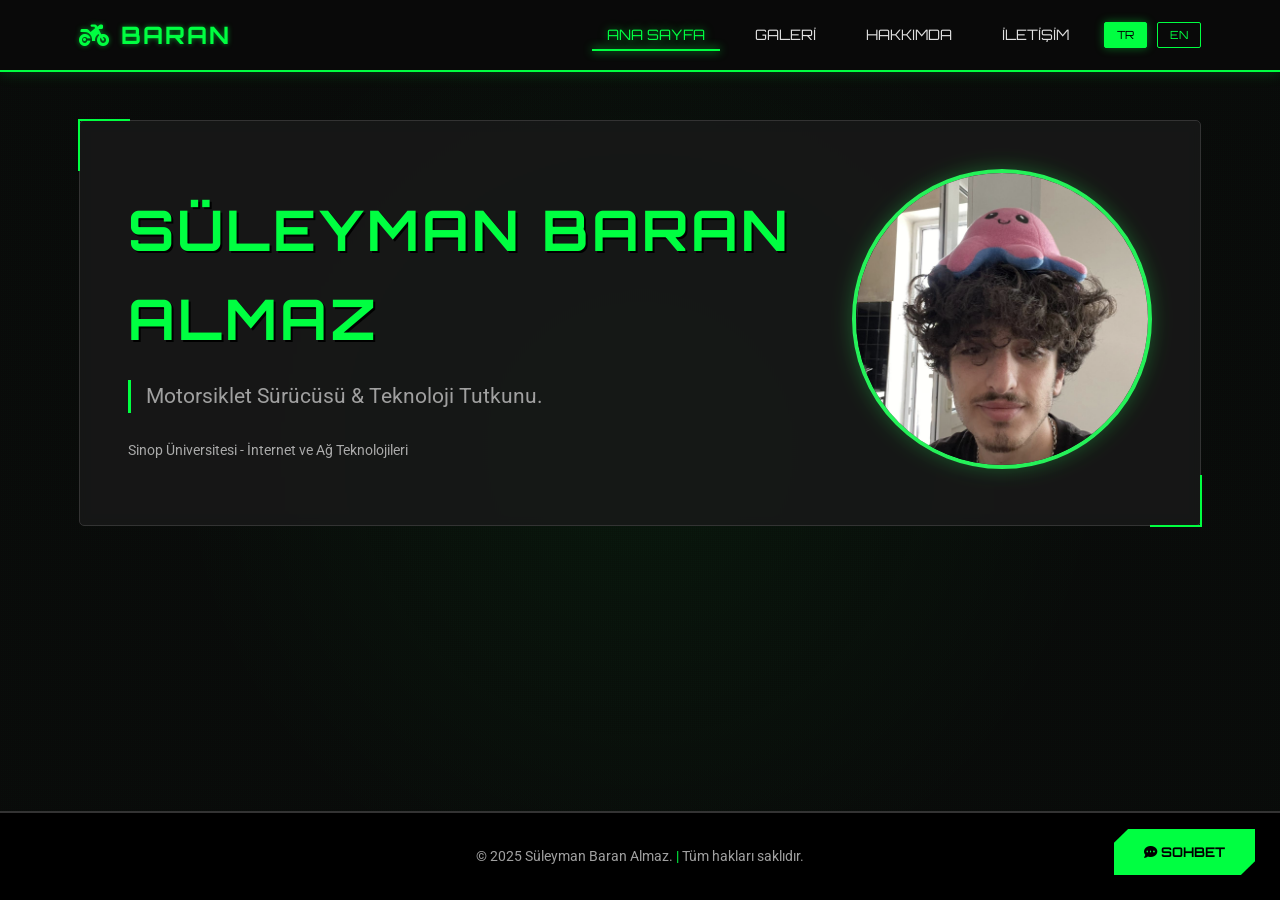
<file: baranweb/index.html>
<!DOCTYPE html>
<html lang="tr">
<head>
    <meta charset="UTF-8">
    <meta name="viewport" content="width=device-width, initial-scale=1.0">
    <title>Ana Sayfa - Baran Almaz</title>
    <link rel="stylesheet" href="https://cdnjs.cloudflare.com/ajax/libs/font-awesome/6.4.0/css/all.min.css">
    <link href="https://fonts.googleapis.com/css2?family=Orbitron:wght@400;700&family=Roboto:wght@300;400;700&display=swap" rel="stylesheet">
    <link rel="stylesheet" href="style.css">
    <meta name="keywords" content="baran , almaz,css,javascript,js,motor,code,yazılım">
    <script async src="https://www.googletagmanager.com/gtag/js?id=G-6SJ71EM9YH"></script>
<script>
  window.dataLayer = window.dataLayer || [];
  function gtag(){dataLayer.push(arguments);}
  gtag('js', new Date());

  gtag('config', 'G-6SJ71EM9YH');
</script>

</head>
<body>
    <div class="animated-bg"></div>
    <div class="glow-overlay"></div>

    <header class="header">
        <nav class="navbar">
            <div class="container">
                <div class="nav-content">
                    <a href="index.html" class="logo"><i class="fas fa-motorcycle"></i> BARAN</a>
                    
                    <button class="hamburger" id="hamburger">
                        <i class="fas fa-bars"></i>
                    </button>

                    <ul class="nav-links" id="nav-links">
                        <li><a href="index.html" class="nav-link active" data-en="Home" data-tr="Ana Sayfa">Ana Sayfa</a></li>
                        <li><a href="galeri.html" class="nav-link" data-en="Gallery" data-tr="Galeri">Galeri</a></li>
                        <li><a href="hakkimda.html" class="nav-link" data-en="About" data-tr="Hakkımda">Hakkımda</a></li>
                        <li><a href="iletisim.html" class="nav-link" data-en="Contact" data-tr="İletişim">İletişim</a></li>
                        <div class="lang-buttons">
                            <button class="lang-btn active" onclick="changeLanguage('tr')" id="lang-tr">TR</button>
                            <button class="lang-btn" onclick="changeLanguage('en')" id="lang-en">EN</button>
                        </div>
                    </ul>
                </div>
            </div>
        </nav>
    </header>

    <main>
        <section class="container">
            <div class="hero-content">
                <div class="hero-text">
                    <h1 data-en="Süleyman Baran Almaz" data-tr="Süleyman Baran Almaz">Süleyman Baran Almaz</h1>
                    <p class="baran" data-en="Motorcycle Rider & Tech Enthusiast." data-tr="Motorsiklet Sürücüsü & Teknoloji Tutkunu.">Motorsiklet Sürücüsü & Teknoloji Tutkunu.</p>
                    <br>
                    <p style="color: #aaa; font-size: 0.9rem;" data-en="Sinop University Student - Internet & Network Technologies" data-tr="Sinop Üniversitesi - İnternet ve Ağ Teknolojileri">Sinop Üniversitesi - İnternet ve Ağ Teknolojileri</p>
                </div>
                <div class="hero-image">
                    <img src="resimler/profile-photo.jpeg" onerror="this.src='https://placehold.co/400x400/111/00ff41?text=Baran+Almaz'" alt="Süleyman Baran Almaz">
                </div>
            </div>
        </section>
    </main>

    <footer class="footer">
        <div class="container">
            <p>© 2025 Süleyman Baran Almaz. <span style="color:var(--accent-green)">|</span> <span data-en="All rights reserved." data-tr="Tüm hakları saklıdır.">Tüm hakları saklıdır.</span></p>
        </div>
    </footer>

    <div id="chatbot" class="chatbot">
        <div class="chatbot-header">
            <h3 data-en="System Chat" data-tr="Sistem Sohbeti"><i class="fas fa-robot"></i> Sistem Sohbeti</h3>
            <button onclick="toggleChatbot()" class="close-btn" style="color:black">×</button>
        </div>
        <div class="chatbot-messages" id="messages"></div>
        <div class="quick-replies" id="quickReplies"></div>
        <div class="chatbot-input">
            <input type="text" id="chatInput" placeholder="Komut girin..." data-placeholder-tr="Komut girin..." data-placeholder-en="Enter command...">
            <button onclick="sendMessage()"><i class="fas fa-paper-plane"></i></button>
        </div>
    </div>
    <button class="chatbot-toggle" onclick="toggleChatbot()" data-en="Chat" data-tr="Sohbet"><i class="fas fa-comment-dots"></i> Sohbet</button>

    <script src="script.js"></script>
</body>
</html>
</file>
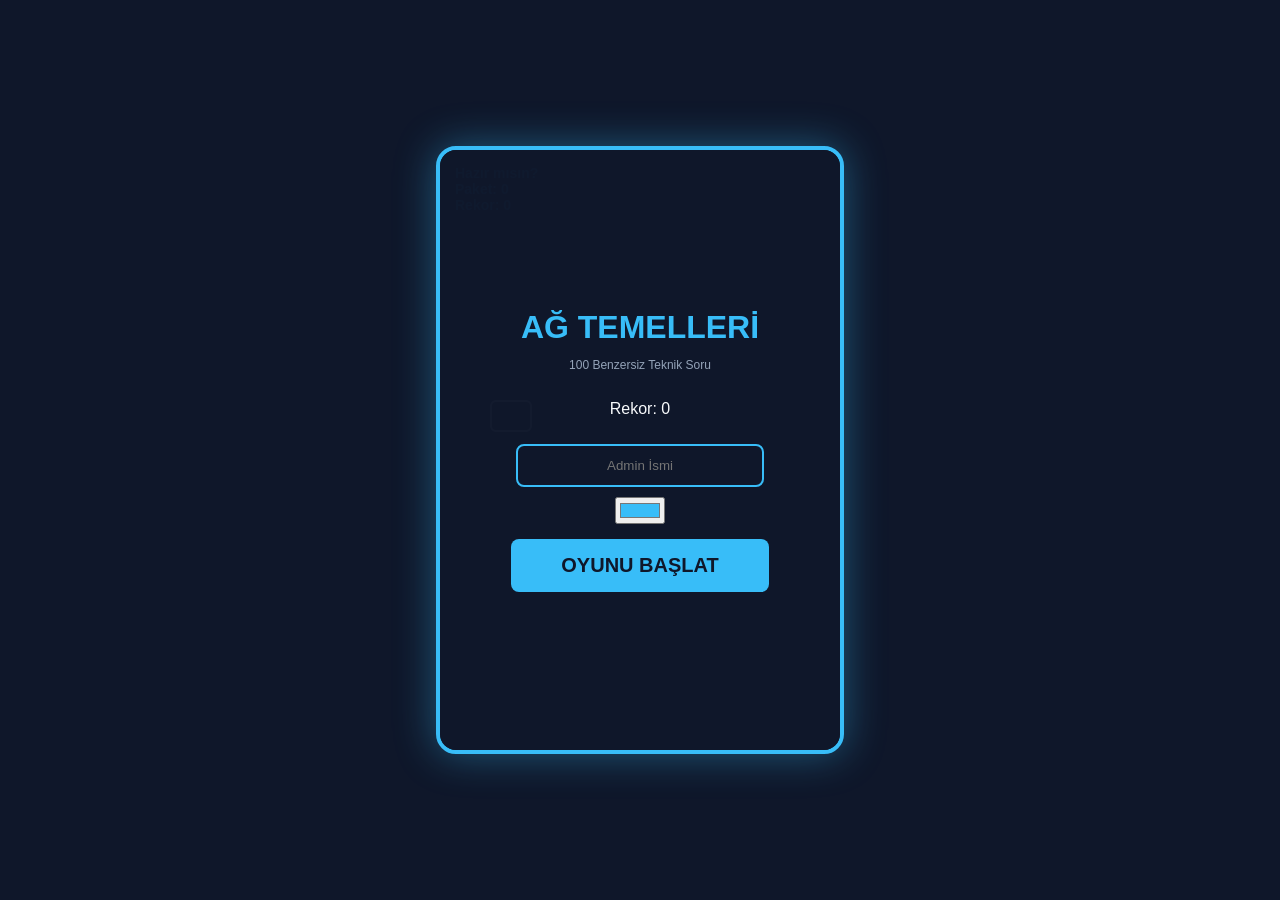
<file: ağ-temelleri-oyunu/ağ temelleri oyunu.html>
<!DOCTYPE html>
<html lang="tr">
<head>
    <meta charset="UTF-8">
    <title>Ağ Temelleri - 100 Benzersiz Soru</title>
    <style>
        body { margin: 0; overflow: hidden; font-family: 'Segoe UI', sans-serif; background: #0f172a; display: flex; justify-content: center; align-items: center; height: 100vh; }
        #game-container { position: relative; width: 400px; height: 600px; background: #1e293b; border: 4px solid #38bdf8; overflow: hidden; border-radius: 20px; box-shadow: 0 0 40px rgba(56, 189, 248, 0.4); }
        #menu-screen { position: absolute; inset: 0; background: rgba(15, 23, 42, 0.98); z-index: 200; display: flex; flex-direction: column; align-items: center; justify-content: center; color: #f8fafc; text-align: center; }
        .menu-input { padding: 12px; margin: 10px; border-radius: 8px; border: 2px solid #38bdf8; background: #0f172a; color: white; width: 220px; text-align: center; }
        .start-btn { padding: 15px 50px; font-size: 20px; cursor: pointer; background: #38bdf8; color: #0f172a; border: none; border-radius: 8px; font-weight: 800; }
        #bird { position: absolute; width: 38px; height: 28px; border-radius: 6px; left: 50px; top: 250px; z-index: 10; border: 2px solid #fff; }
        .pipe { position: absolute; width: 65px; background: #475569; border: 2px solid #38bdf8; left: 400px; }
        #hud { position: absolute; top: 15px; left: 15px; color: #38bdf8; font-size: 14px; z-index: 5; font-weight: bold; }
        #quiz-panel { position: absolute; top: 50%; left: 50%; transform: translate(-50%, -50%); width: 330px; background: #fff; padding: 25px; border-radius: 20px; display: none; z-index: 100; text-align: center; color: #0f172a; border: 5px solid #38bdf8; }
        .option-btn { display: block; width: 100%; margin: 10px 0; padding: 12px; border: 2px solid #e2e8f0; border-radius: 10px; cursor: pointer; font-weight: 600; }
    </style>
</head>
<body>

<div id="game-container">
    <div id="hud">
        <div id="player-name-display">Hazır mısın?</div>
        <div id="score">Paket: 0</div>
        <div id="high-score">Rekor: 0</div>
    </div>
    <div id="bird"></div>
    <div id="menu-screen">
        <h1 style="color:#38bdf8; margin:0;">AĞ TEMELLERİ</h1>
        <p style="font-size: 12px; color: #94a3b8;">100 Benzersiz Teknik Soru</p>
        <p>Rekor: <span id="menu-high-score">0</span></p>
        <input type="text" id="username" class="menu-input" placeholder="Admin İsmi">
        <input type="color" id="bird-color" value="#38bdf8" style="margin-bottom:15px;">
        <button class="start-btn" onclick="initGame()">OYUNU BAŞLAT</button>
    </div>
    <div id="quiz-panel">
        <div id="q-status" style="font-size: 10px; color: #64748b; margin-bottom: 5px;"></div>
        <h3 id="question-text" style="font-size: 16px; margin: 0 0 15px 0;">Soru</h3>
        <div id="options-container"></div>
    </div>
</div>

<script>
    const bird = document.getElementById('bird');
    const container = document.getElementById('game-container');
    const quizPanel = document.getElementById('quiz-panel');
    const scoreElement = document.getElementById('score');
    const highScoreElement = document.getElementById('high-score');
    const menuScreen = document.getElementById('menu-screen');

    let birdY = 250, velocity = 0, gravity = 0.25;
    let score = 0, highScore = localStorage.getItem('netHighScore') || 0;
    let pipes = [], gameActive = false, animationId;
    
    // --- BENZERSİZ 100 SORU HAVUZU ---
    let shuffledQuestions = [];
    let currentQIndex = 0;

    function generate100Questions() {
        const pool = [];
        const protocols = ["HTTP", "HTTPS", "FTP", "SMTP", "POP3", "DNS", "DHCP", "SSH", "TELNET", "SNMP", "ICMP", "UDP", "TCP", "ARP", "RDP"];
        const layers = ["Fiziksel", "Veri Bağı", "Ağ", "Taşıma", "Oturum", "Sunum", "Uygulama"];
        const hardware = ["Router", "Switch", "Hub", "Repeater", "Bridge", "Gateway", "Access Point"];
        
        // El ile eklenen kritik teknik sorular
        pool.push(
            { q: "Bir IPv6 adresi kaç bittir?", a: ["32", "64", "128", "256"], c: 2 },
            { q: "OSI modelinde 4. katman hangisidir?", a: ["Ağ", "Taşıma", "Oturum", "Sunum"], c: 1 },
            { q: "Yalnızca MAC adreslerini kullanan cihaz?", a: ["Router", "Hub", "Switch", "Gateway"], c: 2 },
            { q: "IP adresini MAC adresine çeviren protokol?", a: ["DNS", "ARP", "DHCP", "ICMP"], c: 1 },
            { q: "TCP protokolü hangi katmanda çalışır?", a: ["Ağ", "Taşıma", "Uygulama", "Fiziksel"], c: 1 }
        );

        // Dinamik olarak 100'e tamamlayan teknik soru üretici (Benzersizlik garantili)
        for(let i = pool.length; i < 100; i++) {
            const randProt = protocols[i % protocols.length];
            const randLayer = layers[i % layers.length];
            const randHW = hardware[i % hardware.length];
            
            if(i % 3 === 0) {
                pool.push({ q: `${randProt} protokolü varsayılan olarak hangi portu kullanır veya hangi amaca hizmet eder?`, a: ["Dosya Transferi", "İsim Çözümleme", "Güvenli Bağlantı", "Veri İletimi"], c: i % 4 });
            } else if(i % 3 === 1) {
                pool.push({ q: `${randLayer} katmanında gerçekleşen temel işlem hangisidir?`, a: ["Bit iletimi", "Hata kontrolü", "Yönlendirme", "Veri şifreleme"], c: i % 4 });
            } else {
                pool.push({ q: `${randHW} cihazı ağ topolojilerinde hangi seviyede görev yapar?`, a: ["Yerel Ağ", "Geniş Alan Ağı", "Fiziksel Bağlantı", "Uç Nokta"], c: i % 4 });
            }
        }
        return pool;
    }

    const questionBank = generate100Questions();

    function initGame() {
        // Her başlatıldığında havuzu sıfırdan karıştır
        shuffledQuestions = [...questionBank].sort(() => Math.random() - 0.5);
        currentQIndex = 0;
        
        let name = document.getElementById('username').value || "Admin";
        document.getElementById('player-name-display').innerText = "Admin: " + name;
        bird.style.backgroundColor = document.getElementById('bird-color').value;
        menuScreen.style.display = 'none';
        
        resetGame();
        gameActive = true;
        update();
    }

    function resetGame() {
        birdY = 250; velocity = 0; score = 0;
        scoreElement.innerText = "Paket: 0";
        pipes.forEach(p => { p.tDiv.remove(); p.bDiv.remove(); });
        pipes = [];
    }

    window.addEventListener('keydown', (e) => {
        if(e.code === 'Space' && gameActive) velocity = -5;
    });

    function createPipe() {
        let gap = 160;
        let topH = Math.random() * (350 - 100) + 50;
        let topPipe = { x: 400, y: 0, w: 65, h: topH, passed: false };
        let bottomPipe = { x: 400, y: topH + gap, w: 65, h: 600 - topH - gap };
        const tDiv = document.createElement('div'); tDiv.className = 'pipe';
        const bDiv = document.createElement('div'); bDiv.className = 'pipe';
        container.appendChild(tDiv); container.appendChild(bDiv);
        pipes.push({ topPipe, bottomPipe, tDiv, bDiv });
    }

    function update() {
        if (!gameActive) return;
        velocity += gravity;
        birdY += velocity;
        bird.style.top = birdY + 'px';
        if (birdY < 0 || birdY > 574) triggerQuiz();

        pipes.forEach((p) => {
            p.topPipe.x -= 2.5; p.bottomPipe.x -= 2.5;
            p.tDiv.style.left = p.topPipe.x + 'px'; p.tDiv.style.height = p.topPipe.h + 'px';
            p.bDiv.style.left = p.bottomPipe.x + 'px'; p.bDiv.style.top = p.bottomPipe.y + 'px'; p.bDiv.style.height = p.bottomPipe.h + 'px';

            if ((50 + 38 > p.topPipe.x && 50 < p.topPipe.x + 65) && (birdY < p.topPipe.h || birdY + 28 > p.bottomPipe.y)) triggerQuiz();

            if (p.topPipe.x < 0 && !p.topPipe.passed) {
                score++; scoreElement.innerText = "Paket: " + score;
                p.topPipe.passed = true;
                if(score > highScore) {
                    highScore = score; localStorage.setItem('netHighScore', highScore);
                    highScoreElement.innerText = "Rekor: " + highScore;
                }
            }
        });

        if (pipes.length === 0 || pipes[pipes.length-1].topPipe.x < 210) createPipe();
        if (pipes[0] && pipes[0].topPipe.x < -70) { pipes[0].tDiv.remove(); pipes[0].bDiv.remove(); pipes.shift(); }
        animationId = requestAnimationFrame(update);
    }

    function triggerQuiz() {
        gameActive = false;
        cancelAnimationFrame(animationId);
        
        // Her zaman yeni ve benzersiz bir soru seç
        const q = shuffledQuestions[currentQIndex];
        document.getElementById('q-status').innerText = `SORU HAVUZU: ${currentQIndex + 1} / 100`;
        currentQIndex = (currentQIndex + 1) % 100; // 100'e gelince başa dön ama karıştırılmış olduğu için sıra değişir
        
        document.getElementById('question-text').innerText = q.q;
        const optCont = document.getElementById('options-container');
        optCont.innerHTML = '';

        q.a.forEach((opt, i) => {
            const btn = document.createElement('button');
            btn.className = 'option-btn';
            btn.innerText = opt;
            btn.onclick = () => {
                const btns = document.getElementsByClassName('option-btn');
                // Görsel Bildirim
                btns[i].style.backgroundColor = (i === q.c) ? "#4ade80" : "#f87171";
                btns[q.c].style.backgroundColor = "#4ade80"; // Her zaman doğruyu göster
                btns[i].style.color = "white"; btns[q.c].style.color = "white";
                
                setTimeout(() => {
                    quizPanel.style.display = 'none';
                    if (i === q.c) {
                        // DOĞRU: Devam
                        birdY = 250; velocity = 0;
                        pipes.forEach(p => { p.tDiv.remove(); p.bDiv.remove(); });
                        pipes = [];
                        gameActive = true;
                        update();
                    } else {
                        // YANLIŞ: Ana Menü
                        menuScreen.style.display = 'flex';
                        document.getElementById('menu-high-score').innerText = highScore;
                    }
                }, 1500);
            };
            optCont.appendChild(btn);
        });
        quizPanel.style.display = 'block';
    }

    document.getElementById('menu-high-score').innerText = highScore;
    highScoreElement.innerText = "Rekor: " + highScore;
</script>
</body>
</html>
</file>
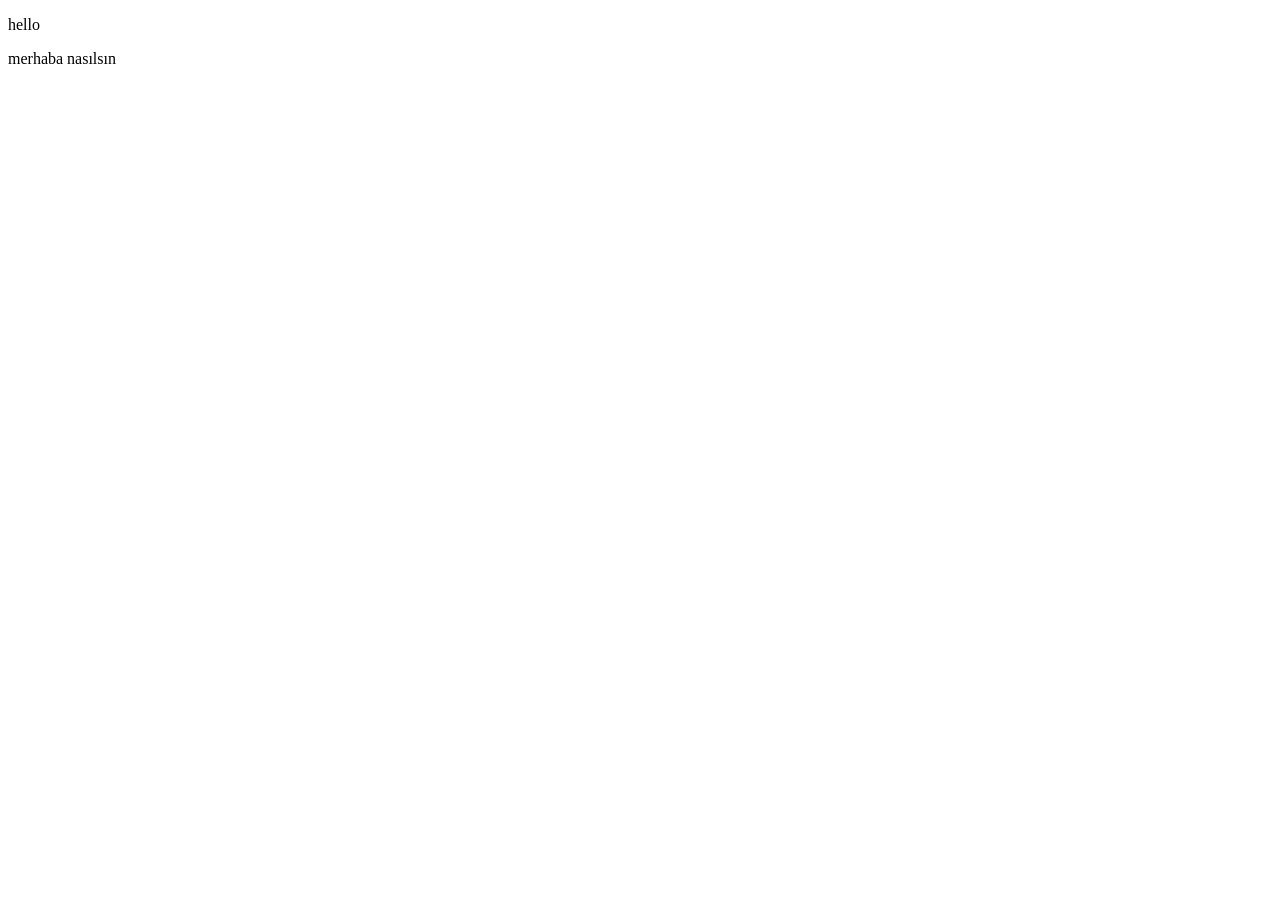
<file: baranweb/deneme.html>
<!DOCTYPE html>
<html lang="en">
<head>
    <meta charset="UTF-8">
    <meta name="viewport" content="width=device-width, initial-scale=1.0">
    <title>Document</title>
</head>
<body>
        <p class="renk">hello</p>
</body>
<body>merhaba</body>

<body>nasılsın</body>
</file>
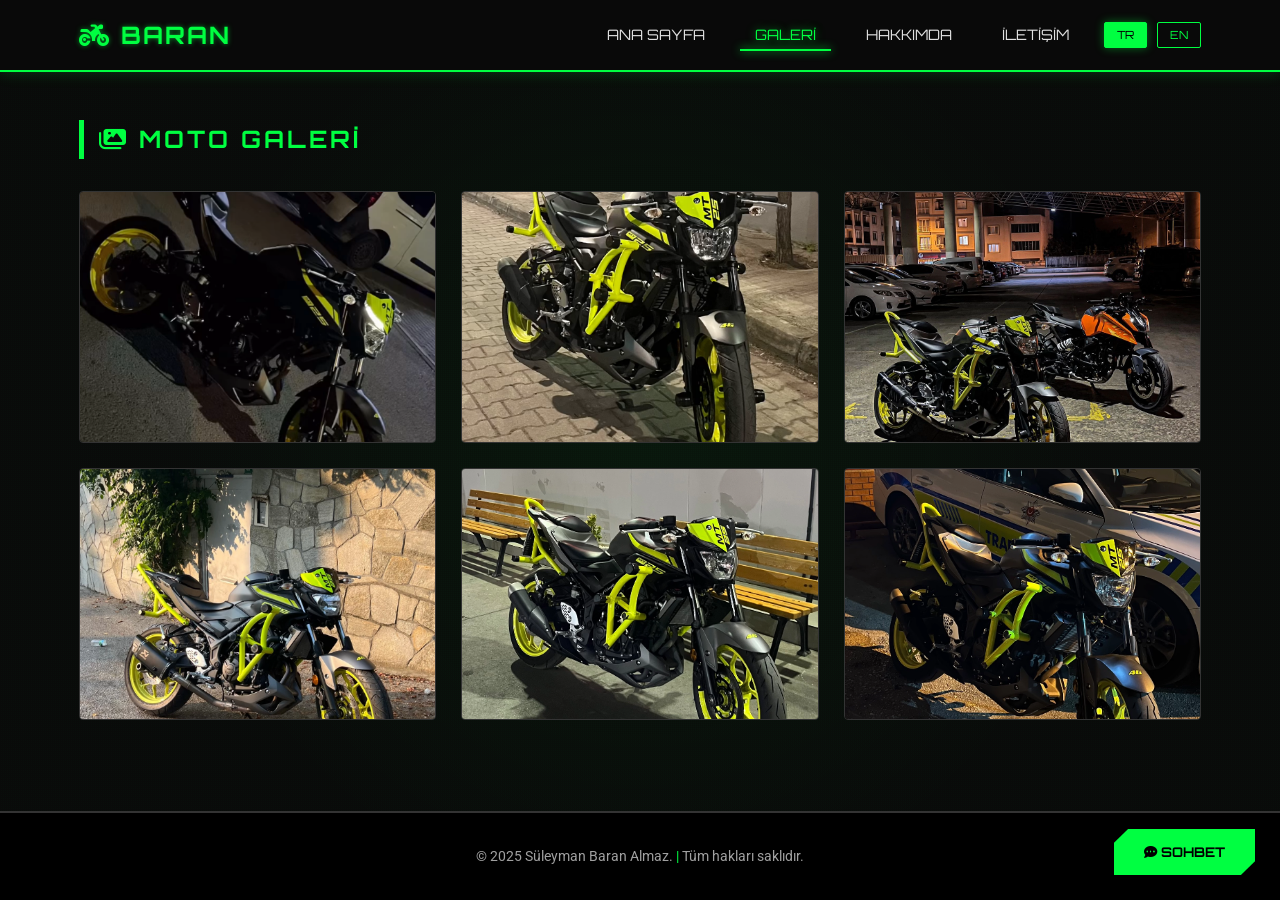
<file: baranweb/galeri.html>
<!DOCTYPE html>
<html lang="tr">
<head>
    <meta charset="UTF-8">
    <meta name="viewport" content="width=device-width, initial-scale=1.0">
    <title>Galeri - Baran Almaz</title>
    <link rel="stylesheet" href="https://cdnjs.cloudflare.com/ajax/libs/font-awesome/6.4.0/css/all.min.css">
    <link href="https://fonts.googleapis.com/css2?family=Orbitron:wght@400;700&family=Roboto:wght@300;400;700&display=swap" rel="stylesheet">
    <link rel="stylesheet" href="style.css">
    <meta name="keywords" content="baran , almaz,css,javascript,js,motor,code,yazılım">
    <script async src="https://www.googletagmanager.com/gtag/js?id=G-6SJ71EM9YH"></script>
<script>
  window.dataLayer = window.dataLayer || [];
  function gtag(){dataLayer.push(arguments);}
  gtag('js', new Date());

  gtag('config', 'G-6SJ71EM9YH');
</script>

</head>
<body>
    <div class="animated-bg"></div>
    <div class="glow-overlay"></div>

    <header class="header">
        <nav class="navbar">
            <div class="container">
                <div class="nav-content">
                    <a href="index.html" class="logo"><i class="fas fa-motorcycle"></i> BARAN</a>
                    
                    <button class="hamburger" id="hamburger">
                        <i class="fas fa-bars"></i>
                    </button>

                    <ul class="nav-links" id="nav-links">
                        <li><a href="index.html" class="nav-link" data-en="Home" data-tr="Ana Sayfa">Ana Sayfa</a></li>
                        <li><a href="galeri.html" class="nav-link active" data-en="Gallery" data-tr="Galeri">Galeri</a></li>
                        <li><a href="hakkimda.html" class="nav-link" data-en="About" data-tr="Hakkımda">Hakkımda</a></li>
                        <li><a href="iletisim.html" class="nav-link" data-en="Contact" data-tr="İletişim">İletişim</a></li>
                        <div class="lang-buttons">
                            <button class="lang-btn active" onclick="changeLanguage('tr')" id="lang-tr">TR</button>
                            <button class="lang-btn" onclick="changeLanguage('en')" id="lang-en">EN</button>
                        </div>
                    </ul>
                </div>
            </div>
        </nav>
    </header>

    <main>
        <section class="container">
            <h1 data-en="Moto Gallery" data-tr="Moto Galeri"><i class="fas fa-images"></i> Moto Galeri</h1>
            <div class="gallery-grid">
                <div class="gallery-item">
                    <img src="resimler/ekran-20g-c3-b6r-c3-bcnt-c3-bcs-c3-bc-202025-11-12-20041906.png" onerror="this.src='https://placehold.co/600x400/222/00ff41?text=Ride+1'" alt="Motorsiklet">
                </div>
                <div class="gallery-item">
                    <img src="resimler/ekran-20g-c3-b6r-c3-bcnt-c3-bcs-c3-bc-202025-11-12-20041955.png"" onerror="this.src='https://placehold.co/600x400/222/00ff41?text=Tech+Setup'" alt="Teknoloji">
                </div>
                <div class="gallery-item">
                    <img src="resimler/ekran-20g-c3-b6r-c3-bcnt-c3-bcs-c3-bc-202025-11-12-20042008.png" onerror="this.src='https://placehold.co/600x400/222/00ff41?text=Ride+2'" alt="Motorsiklet">
                </div>
                <div class="gallery-item">
                    <img src="resimler/ekran-20g-c3-b6r-c3-bcnt-c3-bcs-c3-bc-202025-11-12-20042030.png" onerror="this.src='https://placehold.co/600x400/222/00ff41?text=Speed'" alt="Hız">
                </div>
                <div class="gallery-item">
                    <img src="resimler/ekran-20g-c3-b6r-c3-bcnt-c3-bcs-c3-bc-202025-11-12-20042050.png  " onerror="this.src='https://placehold.co/600x400/222/00ff41?text=Engine'" alt="Motor">
                </div>
                <div class="gallery-item">
                    <img src="resimler/ekran-20g-c3-b6r-c3-bcnt-c3-bcs-c3-bc-202025-11-12-20042332.png" onerror="this.src='https://placehold.co/600x400/222/00ff41?text=Road'" alt="Yol">
                </div>
            </div>
        </section>
    </main>

    <footer class="footer">
        <div class="container">
            <p>© 2025 Süleyman Baran Almaz. <span style="color:var(--accent-green)">|</span> <span data-en="All rights reserved." data-tr="Tüm hakları saklıdır.">Tüm hakları saklıdır.</span></p>
        </div>
    </footer>

    <div id="chatbot" class="chatbot">
        <div class="chatbot-header">
            <h3 data-en="System Chat" data-tr="Sistem Sohbeti"><i class="fas fa-robot"></i> Sistem Sohbeti</h3>
            <button onclick="toggleChatbot()" class="close-btn" style="color:black">×</button>
        </div>
        <div class="chatbot-messages" id="messages"></div>
        <div class="quick-replies" id="quickReplies"></div>
        <div class="chatbot-input">
            <input type="text" id="chatInput" placeholder="Komut girin..." data-placeholder-tr="Komut girin..." data-placeholder-en="Enter command...">
            <button onclick="sendMessage()"><i class="fas fa-paper-plane"></i></button>
        </div>
    </div>
    <button class="chatbot-toggle" onclick="toggleChatbot()" data-en="Chat" data-tr="Sohbet"><i class="fas fa-comment-dots"></i> Sohbet</button>

    <script src="script.js"></script>
</body>
</html>
</file>
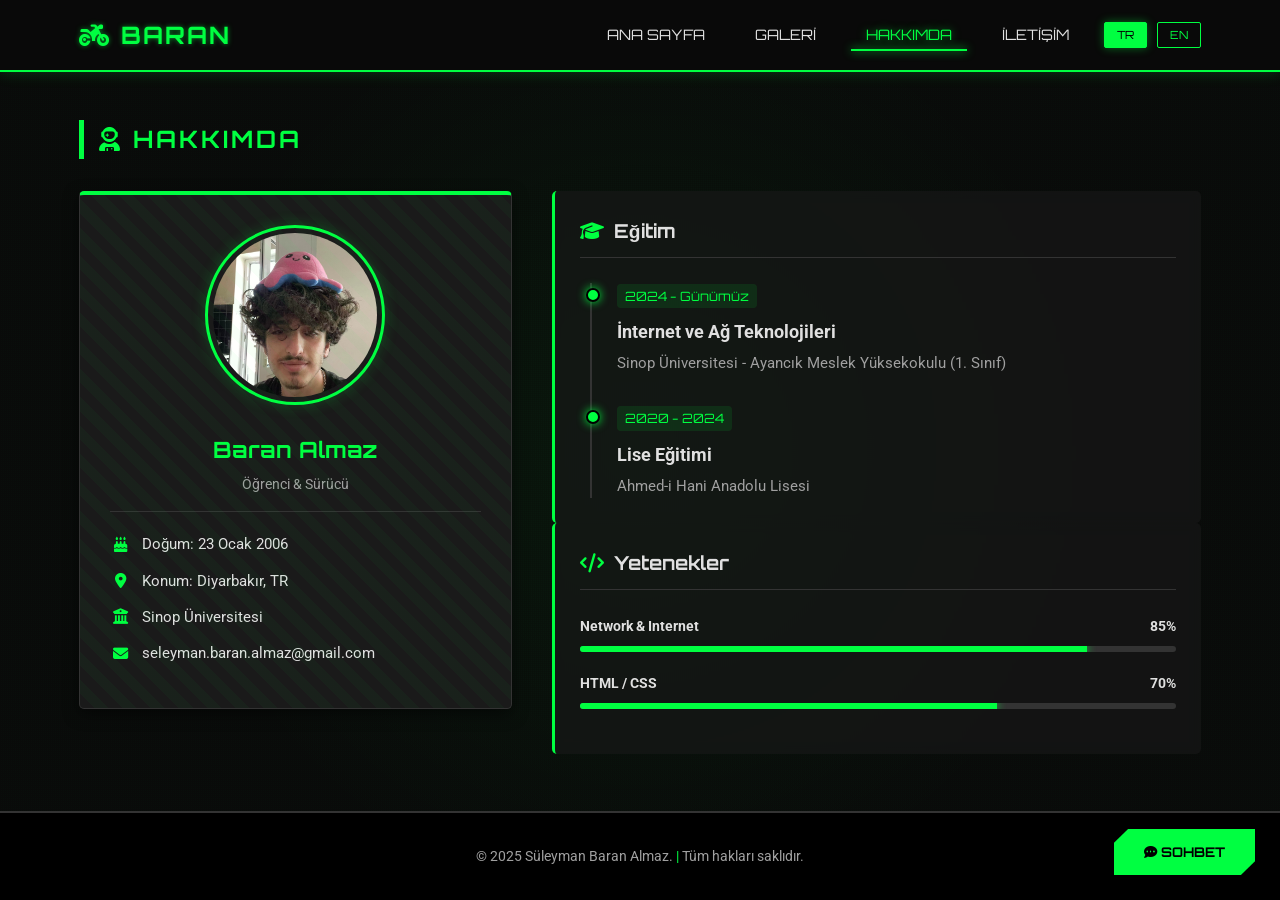
<file: baranweb/hakkimda.html>
<!DOCTYPE html>
<html lang="tr">
<head>
    <meta charset="UTF-8">
    <meta name="viewport" content="width=device-width, initial-scale=1.0">
    <title>Hakkımda - Baran Almaz</title>
    <link rel="stylesheet" href="https://cdnjs.cloudflare.com/ajax/libs/font-awesome/6.4.0/css/all.min.css">
    <link href="https://fonts.googleapis.com/css2?family=Orbitron:wght@400;700&family=Roboto:wght@300;400;700&display=swap" rel="stylesheet">
    <link rel="stylesheet" href="style.css">
    <meta name="keywords" content="baran , almaz,css,javascript,js,motor,code,yazılım">
    <script async src="https://www.googletagmanager.com/gtag/js?id=G-6SJ71EM9YH"></script>
<script>
  window.dataLayer = window.dataLayer || [];
  function gtag(){dataLayer.push(arguments);}
  gtag('js', new Date());

  gtag('config', 'G-6SJ71EM9YH');
</script>

</head>
<body>
    <div class="animated-bg"></div>
    <div class="glow-overlay"></div>

    <header class="header">
        <nav class="navbar">
            <div class="container">
                <div class="nav-content">
                    <a href="index.html" class="logo"><i class="fas fa-motorcycle"></i> BARAN</a>
                    
                    <button class="hamburger" id="hamburger">
                        <i class="fas fa-bars"></i>
                    </button>

                    <ul class="nav-links" id="nav-links">
                        <li><a href="index.html" class="nav-link" data-en="Home" data-tr="Ana Sayfa">Ana Sayfa</a></li>
                        <li><a href="galeri.html" class="nav-link" data-en="Gallery" data-tr="Galeri">Galeri</a></li>
                        <li><a href="hakkimda.html" class="nav-link active" data-en="About" data-tr="Hakkımda">Hakkımda</a></li>
                        <li><a href="iletisim.html" class="nav-link" data-en="Contact" data-tr="İletişim">İletişim</a></li>
                        <div class="lang-buttons">
                            <button class="lang-btn active" onclick="changeLanguage('tr')" id="lang-tr">TR</button>
                            <button class="lang-btn" onclick="changeLanguage('en')" id="lang-en">EN</button>
                        </div>
                    </ul>
                </div>
            </div>
        </nav>
    </header>

    <main>
        <section class="container">
            <h1 data-en="About Me" data-tr="Hakkımda"><i class="fas fa-user-astronaut"></i> Hakkımda</h1>
            
            <div class="about-grid">

                <div class="about-left">
                    <img src="resimler/profile-photo.jpeg" onerror="this.src='https://placehold.co/400x400/111/00ff41?text=Baran+Almaz'" alt="Süleyman Baran Almaz" class="about-profile-img">
                    <h2 class="about-name">Baran Almaz</h2>
                    <span class="about-title" data-en="Student & Rider" data-tr="Öğrenci & Sürücü">Öğrenci & Sürücü</span>
                    
                    <ul class="info-list">
                        <li><i class="fas fa-birthday-cake"></i> <span data-en="Born: Jan 23, 2006" data-tr="Doğum: 23 Ocak 2006">Doğum: 23 Ocak 2006</span></li>
                        <li><i class="fas fa-map-marker-alt"></i> <span data-en="Location: Diyarbakir, TR" data-tr="Konum: Diyarbakır, TR">Konum: Diyarbakır, TR</span></li>
                        <li><i class="fas fa-university"></i> <span data-en="Sinop University" data-tr="Sinop Üniversitesi">Sinop Üniversitesi</span></li>
                        <li><i class="fas fa-envelope"></i> <span>seleyman.baran.almaz@gmail.com</span></li>
                    </ul>
                </div>

                <div class="about-right">
                    
                    <div class="section-box">
                        <h3 data-en="Education" data-tr="Eğitim"><i class="fas fa-graduation-cap"></i> Eğitim</h3>
                        <div class="timeline">
                            <div class="timeline-item">
                                <span class="timeline-date">2024 - <span data-en="Present" data-tr="Günümüz">Günümüz</span></span>
                                <h4 class="timeline-title" data-en="Internet & Network Technologies" data-tr="İnternet ve Ağ Teknolojileri">İnternet ve Ağ Teknolojileri</h4>
                                <p class="timeline-desc" data-en="Sinop University - Ayancik Vocational School (1st Year)" data-tr="Sinop Üniversitesi - Ayancık Meslek Yüksekokulu (1. Sınıf)">Sinop Üniversitesi - Ayancık Meslek Yüksekokulu (1. Sınıf)</p>
                            </div>
                            <div class="timeline-item">
                                <span class="timeline-date">2020 - 2024</span>
                                <h4 class="timeline-title" data-en="High School Education" data-tr="Lise Eğitimi">Lise Eğitimi</h4>
                                <p class="timeline-desc" data-en="Ahmed-i Hani Anatolian High School" data-tr="Ahmed-i Hani Anadolu Lisesi">Ahmed-i Hani Anadolu Lisesi</p>
                            </div>
                        </div>
                    </div>

                    <div class="section-box">
                        <h3 data-en="Skills" data-tr="Yetenekler"><i class="fas fa-code"></i> Yetenekler</h3>
                        
                        <div class="skill-item">
                            <div class="skill-info">
                                <span>Network & Internet</span>
                                <span>85%</span>
                            </div>
                            <div class="skill-bar"><div class="skill-progress" style="width: 85%"></div></div>
                        </div>

                        <div class="skill-item">
                            <div class="skill-info">
                                <span>HTML / CSS</span>
                                <span>70%</span>
                            </div>
                            <div class="skill-bar"><div class="skill-progress" style="width: 70%"></div></div>
                        </div>

                    </div>
                </div>
            </div>
        </section>
    </main>

    <footer class="footer">
        <div class="container">
            <p>© 2025 Süleyman Baran Almaz. <span style="color:var(--accent-green)">|</span> <span data-en="All rights reserved." data-tr="Tüm hakları saklıdır.">Tüm hakları saklıdır.</span></p>
        </div>
    </footer>

    <div id="chatbot" class="chatbot">
        <div class="chatbot-header">
            <h3 data-en="System Chat" data-tr="Sistem Sohbeti"><i class="fas fa-robot"></i> Sistem Sohbeti</h3>
            <button onclick="toggleChatbot()" class="close-btn" style="color:black">×</button>
        </div>
        <div class="chatbot-messages" id="messages"></div>
        <div class="quick-replies" id="quickReplies"></div>
        <div class="chatbot-input">
            <input type="text" id="chatInput" placeholder="Komut girin..." data-placeholder-tr="Komut girin..." data-placeholder-en="Enter command...">
            <button onclick="sendMessage()"><i class="fas fa-paper-plane"></i></button>
        </div>
    </div>
    <button class="chatbot-toggle" onclick="toggleChatbot()" data-en="Chat" data-tr="Sohbet"><i class="fas fa-comment-dots"></i> Sohbet</button>

    <script src="script.js"></script>
</body>
</html>
</file>
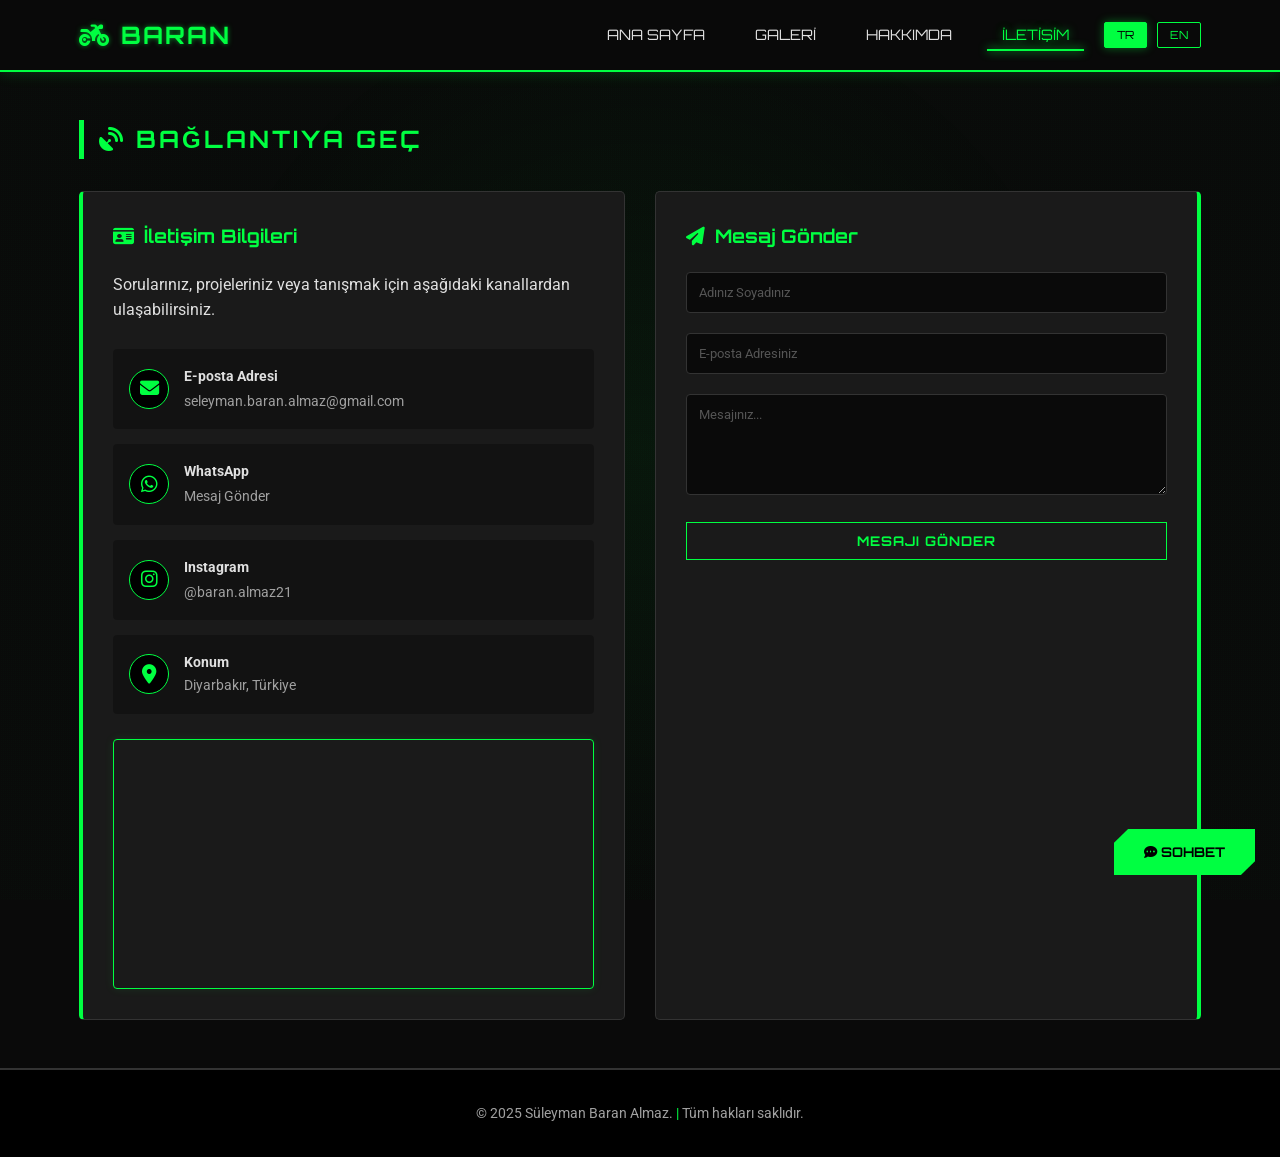
<file: baranweb/iletisim.html>
<!DOCTYPE html>
<html lang="tr">
<head>
    <meta charset="UTF-8">
    <meta name="viewport" content="width=device-width, initial-scale=1.0">
    <title>İletişim - Baran Almaz</title>
    <link rel="stylesheet" href="https://cdnjs.cloudflare.com/ajax/libs/font-awesome/6.4.0/css/all.min.css">
    <link href="https://fonts.googleapis.com/css2?family=Orbitron:wght@400;700&family=Roboto:wght@300;400;700&display=swap" rel="stylesheet">
    <link rel="stylesheet" href="style.css">
    <meta name="keywords" content="baran , almaz,css,javascript,js,motor,code,yazılım">
    <script async src="https://www.googletagmanager.com/gtag/js?id=G-6SJ71EM9YH"></script>
<script>
  window.dataLayer = window.dataLayer || [];
  function gtag(){dataLayer.push(arguments);}
  gtag('js', new Date());

  gtag('config', 'G-6SJ71EM9YH');
</script>

</head>
<body>
    <div class="animated-bg"></div>
    <div class="glow-overlay"></div>

    <header class="header">
        <nav class="navbar">
            <div class="container">
                <div class="nav-content">
                    <a href="index.html" class="logo"><i class="fas fa-motorcycle"></i> BARAN</a>
                    
                    <button class="hamburger" id="hamburger">
                        <i class="fas fa-bars"></i>
                    </button>

                    <ul class="nav-links" id="nav-links">
                        <li><a href="index.html" class="nav-link" data-en="Home" data-tr="Ana Sayfa">Ana Sayfa</a></li>
                        <li><a href="galeri.html" class="nav-link" data-en="Gallery" data-tr="Galeri">Galeri</a></li>
                        <li><a href="hakkimda.html" class="nav-link" data-en="About" data-tr="Hakkımda">Hakkımda</a></li>
                        <li><a href="iletisim.html" class="nav-link active" data-en="Contact" data-tr="İletişim">İletişim</a></li>
                        <div class="lang-buttons">
                            <button class="lang-btn active" onclick="changeLanguage('tr')" id="lang-tr">TR</button>
                            <button class="lang-btn" onclick="changeLanguage('en')" id="lang-en">EN</button>
                        </div>
                    </ul>
                </div>
            </div>
        </nav>
    </header>

    <main>
        <section class="container">
            <h1 data-en="Get In Touch" data-tr="Bağlantıya Geç"><i class="fas fa-satellite-dish"></i> Bağlantıya Geç</h1>
            
            <div class="contact-wrapper">
                <div class="contact-info-panel">
                    <h3 data-en="Contact Info" data-tr="İletişim Bilgileri"><i class="fas fa-id-card"></i> İletişim Bilgileri</h3>
                    <p data-en="For any inquiries or just to say hi, feel free to contact me." data-tr="Sorularınız, projeleriniz veya tanışmak için aşağıdaki kanallardan ulaşabilirsiniz.">Sorularınız, projeleriniz veya tanışmak için aşağıdaki kanallardan ulaşabilirsiniz.</p>
                    <br>

                    <div class="contact-card">
                        <div class="icon"><i class="fas fa-envelope"></i></div>
                        <div class="info">
                            <h4 data-en="Email Address" data-tr="E-posta Adresi">E-posta Adresi</h4>
                            <a href="mailto:seleyman.baran.almaz@gmail.com">seleyman.baran.almaz@gmail.com</a>
                        </div>
                    </div>

                    <div class="contact-card">
                        <div class="icon"><i class="fab fa-whatsapp"></i></div>
                        <div class="info">
                            <h4 data-en="WhatsApp" data-tr="WhatsApp">WhatsApp</h4>
                            <a href="https://wa.me/905526455321" target="_blank" data-en="Send Message" data-tr="Mesaj Gönder">Mesaj Gönder</a>
                        </div>
                    </div>

                    <div class="contact-card">
                        <div class="icon"><i class="fab fa-instagram"></i></div>
                        <div class="info">
                            <h4 data-en="Instagram" data-tr="Instagram">Instagram</h4>
                            <a href="https://www.instagram.com/baran.almaz21/" target="_blank">@baran.almaz21</a>
                        </div>
                    </div>

                    <div class="contact-card">
                        <div class="icon"><i class="fas fa-map-marker-alt"></i></div>
                        <div class="info">
                            <h4 data-en="Location" data-tr="Konum">Konum</h4>
                            <p data-en="Diyarbakir, Turkey" data-tr="Diyarbakır, Türkiye">Diyarbakır, Türkiye</p>
                        </div>
                    </div>

                    <div class="map-container">
                         <iframe src="https://www.google.com/maps/embed?pb=!1m18!1m12!1m3!1d199342.3484556428!2d40.11925345!3d37.9158785!2m3!1f0!2f0!3f0!3m2!1i1024!2i768!4f13.1!3m3!1m2!1s0x40751f652b71458b%3A0x7d6722d7d825c92c!2sDiyarbak%C4%B1r!5e0!3m2!1str!2str!4v1700000000000!5m2!1str!2str" loading="lazy" referrerpolicy="no-referrer-when-downgrade"></iframe>
                    </div>
                </div>

                <form class="contact-form-panel" onsubmit="event.preventDefault(); submitForm(this);">
                    <h3 data-en="Send Message" data-tr="Mesaj Gönder"><i class="fas fa-paper-plane"></i> Mesaj Gönder</h3>
                    
                    <div class="form-group">
                        <input type="text" placeholder="Adınız Soyadınız" data-placeholder-tr="Adınız Soyadınız" data-placeholder-en="Full Name" required>
                    </div>
                    
                    <div class="form-group">
                        <input type="email" placeholder="E-posta Adresiniz" data-placeholder-tr="E-posta Adresiniz" data-placeholder-en="Email Address" required>
                    </div>
                    
                    <div class="form-group">
                        <textarea rows="5" placeholder="Mesajınız..." data-placeholder-tr="Mesajınız..." data-placeholder-en="Your Message..." required></textarea>
                    </div>

                    <button type="submit" class="submit-btn" data-en="SEND MESSAGE" data-tr="MESAJI GÖNDER">MESAJI GÖNDER</button>
                </form>
            </div>
        </section>
    </main>

    <footer class="footer">
        <div class="container">
            <p>© 2025 Süleyman Baran Almaz. <span style="color:var(--accent-green)">|</span> <span data-en="All rights reserved." data-tr="Tüm hakları saklıdır.">Tüm hakları saklıdır.</span></p>
        </div>
    </footer>

    <div id="chatbot" class="chatbot">
        <div class="chatbot-header">
            <h3 data-en="System Chat" data-tr="Sistem Sohbeti"><i class="fas fa-robot"></i> Sistem Sohbeti</h3>
            <button onclick="toggleChatbot()" class="close-btn" style="color:black">×</button>
        </div>
        <div class="chatbot-messages" id="messages"></div>
        <div class="quick-replies" id="quickReplies"></div>
        <div class="chatbot-input">
            <input type="text" id="chatInput" placeholder="Komut girin..." data-placeholder-tr="Komut girin..." data-placeholder-en="Enter command...">
            <button onclick="sendMessage()"><i class="fas fa-paper-plane"></i></button>
        </div>
    </div>
    <button class="chatbot-toggle" onclick="toggleChatbot()" data-en="Chat" data-tr="Sohbet"><i class="fas fa-comment-dots"></i> Sohbet</button>

    <script src="script.js"></script>
</body>
</html>
</file>
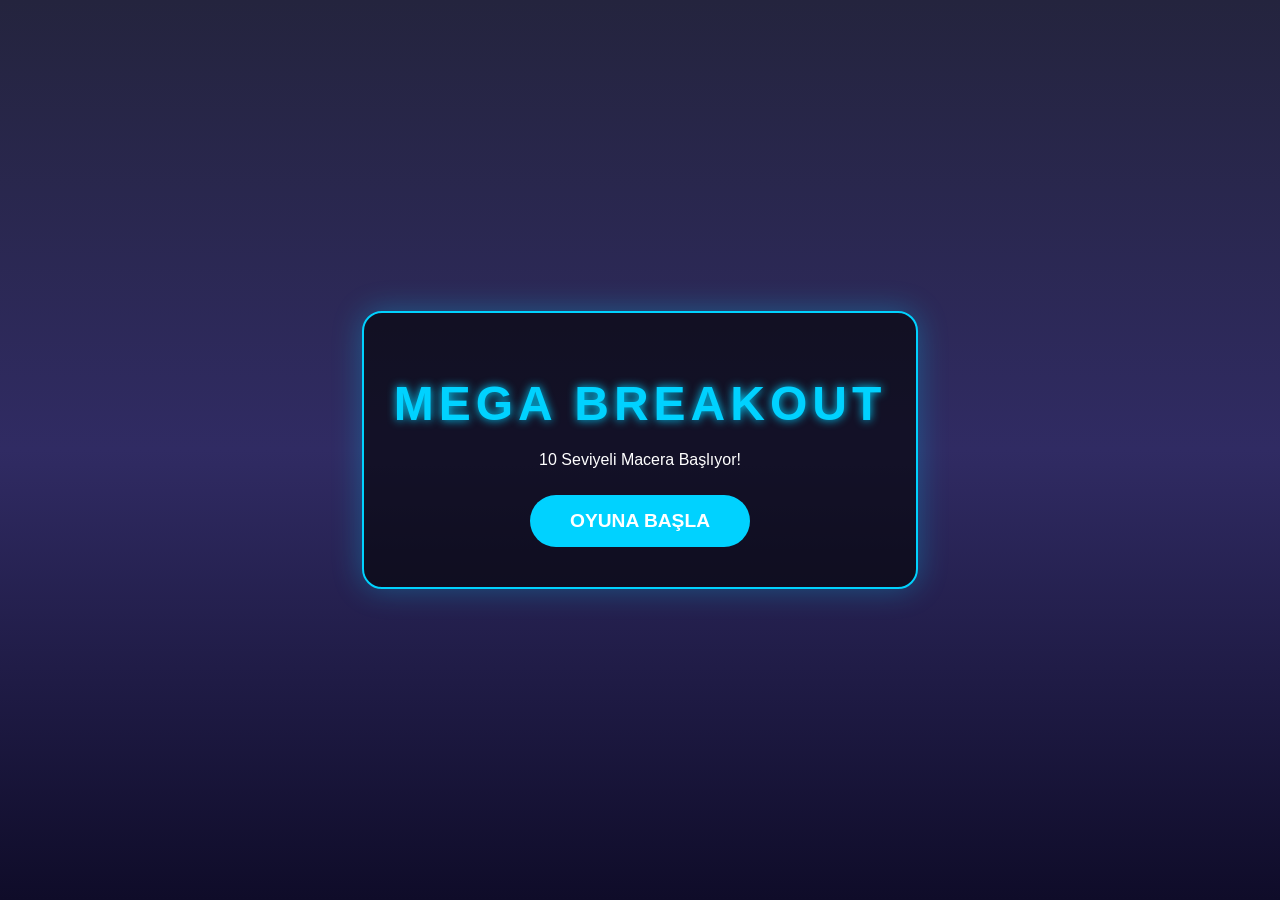
<file: mobil-oyun/mobil uygulama.html>
<!DOCTYPE html>
<html lang="tr">
<head>
    <meta charset="UTF-8">
    <meta name="viewport" content="width=device-width, initial-scale=1.0">
    <title>Mega Breakout - 10 Seviye</title>
    <style>
        :root { --primary: #00d2ff; --secondary: #3a7bd5; --accent: #ff007b; }
        body { 
            background: #0f0c29; 
            background: linear-gradient(to bottom, #24243e, #302b63, #0f0c29);
            color: white; font-family: 'Segoe UI', Tahoma, Geneva, Verdana, sans-serif;
            display: flex; flex-direction: column; align-items: center; justify-content: center;
            height: 100vh; margin: 0; overflow: hidden;
        }
        #menu, #game-container { text-align: center; background: rgba(0, 0, 0, 0.6); padding: 30px; border-radius: 20px; border: 2px solid var(--primary); box-shadow: 0 0 30px rgba(0, 210, 255, 0.3); }
        #game-container { display: none; }
        canvas { background: #000; border-radius: 10px; cursor: none; box-shadow: 0 0 15px rgba(255,255,255,0.1); }
        h1 { font-size: 3rem; text-transform: uppercase; letter-spacing: 5px; margin-bottom: 20px; color: var(--primary); text-shadow: 0 0 10px var(--primary); }
        .btn {
            background: var(--primary); border: none; padding: 15px 40px; color: white; font-size: 1.2rem;
            font-weight: bold; border-radius: 50px; cursor: pointer; transition: 0.3s; margin: 10px;
        }
        .btn:hover { background: var(--accent); transform: scale(1.1); box-shadow: 0 0 20px var(--accent); }
        .stats { display: flex; justify-content: space-between; margin-bottom: 10px; font-size: 1.1rem; color: var(--primary); }
        .level-badge { background: var(--accent); padding: 5px 15px; border-radius: 5px; font-weight: bold; }
    </style>
</head>
<body>

    <!-- ANA MENÜ -->
    <div id="menu">
        <h1>MEGA BREAKOUT</h1>
        <p>10 Seviyeli Macera Başlıyor!</p>
        <div id="level-list">
            <!-- JavaScript ile doldurulacak -->
        </div>
        <button class="btn" onclick="startGame(1)">OYUNA BAŞLA</button>
    </div>

    <!-- OYUN ALANI -->
    <div id="game-container">
        <div class="stats">
            <span>Puan: <b id="score-text">0</b></span>
            <span class="level-badge">LEVEL: <span id="level-text">1</span></span>
            <span>Can: <b id="lives-text">3</b></span>
        </div>
        <canvas id="gameCanvas" width="600" height="400"></canvas>
        <p style="font-size: 0.8rem; color: #aaa; margin-top: 10px;">İpucu: Parlayan bloklardan düşenleri yakala!</p>
    </div>

    <script>
        const canvas = document.getElementById("gameCanvas");
        const ctx = canvas.getContext("2d");
        
        // Elementler
        const menu = document.getElementById("menu");
        const gameContainer = document.getElementById("game-container");
        const scoreText = document.getElementById("score-text");
        const levelText = document.getElementById("level-text");
        const livesText = document.getElementById("lives-text");

        // Oyun Durumu
        let score = 0;
        let lives = 3;
        let currentLevel = 1;
        let gameActive = false;
        let powerUps = [];

        // Top ve Pedal
        let ballRadius = 8;
        let x, y, dx, dy;
        let paddleHeight = 12;
        let paddleWidth = 90;
        let paddleX;

        // Bloklar
        let brickRowCount, brickColumnCount;
        const brickWidth = 75;
        const brickHeight = 20;
        const brickPadding = 10;
        const brickOffsetTop = 40;
        const brickOffsetLeft = 35;
        let bricks = [];

        function initLevel(level) {
            currentLevel = level;
            levelText.innerText = level;
            // Zorluk artışı
            brickRowCount = 2 + Math.floor(level / 2);
            brickColumnCount = 6;
            dx = 2 + (level * 0.5); // Her levelde top hızlanır
            dy = -(2 + (level * 0.5));
            paddleWidth = Math.max(40, 100 - (level * 5)); // Level arttıkça pedal küçülür
            
            x = canvas.width / 2;
            y = canvas.height - 30;
            paddleX = (canvas.width - paddleWidth) / 2;

            bricks = [];
            for(let c=0; c<brickColumnCount; c++) {
                bricks[c] = [];
                for(let r=0; r<brickRowCount; r++) {
                    // %15 ihtimalle özel güç içeren blok
                    let isSpecial = Math.random() < 0.15;
                    bricks[c][r] = { x: 0, y: 0, status: 1, special: isSpecial };
                }
            }
        }

        function startGame(level) {
            menu.style.display = "none";
            gameContainer.style.display = "block";
            score = 0;
            lives = 3;
            scoreText.innerText = score;
            livesText.innerText = lives;
            initLevel(level);
            gameActive = true;
            powerUps = [];
            draw();
        }

        document.addEventListener("mousemove", (e) => {
            let relativeX = e.clientX - canvas.getBoundingClientRect().left;
            if(relativeX > 0 && relativeX < canvas.width) {
                paddleX = relativeX - paddleWidth / 2;
            }
        });

        function collisionDetection() {
            for(let c=0; c<brickColumnCount; c++) {
                for(let r=0; r<brickRowCount; r++) {
                    let b = bricks[c][r];
                    if(b.status == 1) {
                        if(x > b.x && x < b.x + brickWidth && y > b.y && y < b.y + brickHeight) {
                            dy = -dy;
                            b.status = 0;
                            score += 10;
                            scoreText.innerText = score;

                            if(b.special) {
                                powerUps.push({x: b.x + brickWidth/2, y: b.y, type: 'extraLife'});
                            }

                            if(score >= brickRowCount * brickColumnCount * 10 * currentLevel) {
                                if(currentLevel < 10) {
                                    alert("LEVEL TAMAMLANDI! SIRADAKİ SEVİYE: " + (currentLevel + 1));
                                    initLevel(currentLevel + 1);
                                } else {
                                    alert("EFSANESİN! TÜM OYUNU BİTİRDİN!");
                                    location.reload();
                                }
                            }
                        }
                    }
                }
            }
        }

        function drawBall() {
            ctx.beginPath();
            ctx.arc(x, y, ballRadius, 0, Math.PI*2);
            ctx.fillStyle = "#fff";
            ctx.shadowBlur = 10;
            ctx.shadowColor = "#fff";
            ctx.fill();
            ctx.closePath();
            ctx.shadowBlur = 0;
        }

        function drawPaddle() {
            ctx.beginPath();
            ctx.roundRect(paddleX, canvas.height - paddleHeight, paddleWidth, paddleHeight, 5);
            ctx.fillStyle = "#00d2ff";
            ctx.fill();
            ctx.closePath();
        }

        function drawBricks() {
            for(let c=0; c<brickColumnCount; c++) {
                for(let r=0; r<brickRowCount; r++) {
                    if(bricks[c][r].status == 1) {
                        let brickX = (c*(brickWidth+brickPadding))+brickOffsetLeft;
                        let brickY = (r*(brickHeight+brickPadding))+brickOffsetTop;
                        bricks[c][r].x = brickX;
                        bricks[c][r].y = brickY;
                        
                        ctx.beginPath();
                        ctx.rect(brickX, brickY, brickWidth, brickHeight);
                        ctx.fillStyle = bricks[c][r].special ? "#ff007b" : "#3a7bd5";
                        ctx.fill();
                        ctx.strokeStyle = "rgba(255,255,255,0.5)";
                        ctx.stroke();
                        ctx.closePath();
                    }
                }
            }
        }

        function drawPowerUps() {
            powerUps.forEach((p, index) => {
                p.y += 2;
                ctx.beginPath();
                ctx.arc(p.x, p.y, 10, 0, Math.PI*2);
                ctx.fillStyle = "#ff007b";
                ctx.fill();
                ctx.closePath();

                // Pedal yakalarsa
                if(p.y > canvas.height - paddleHeight && p.x > paddleX && p.x < paddleX + paddleWidth) {
                    lives++;
                    livesText.innerText = lives;
                    powerUps.splice(index, 1);
                }
            });
        }

        function draw() {
            if(!gameActive) return;
            ctx.clearRect(0, 0, canvas.width, canvas.height);
            drawBricks();
            drawBall();
            drawPaddle();
            drawPowerUps();
            collisionDetection();

            if(x + dx > canvas.width - ballRadius || x + dx < ballRadius) dx = -dx;
            if(y + dy < ballRadius) dy = -dy;
            else if(y + dy > canvas.height - ballRadius) {
                if(x > paddleX && x < paddleX + paddleWidth) {
                    dy = -dy;
                } else {
                    lives--;
                    livesText.innerText = lives;
                    if(!lives) {
                        alert("OYUN BİTTİ! Skorun: " + score);
                        location.reload();
                    } else {
                        x = canvas.width/2;
                        y = canvas.height-30;
                        dx = 3 + currentLevel;
                        dy = -(3 + currentLevel);
                    }
                }
            }

            x += dx;
            y += dy;
            requestAnimationFrame(draw);
        }
    </script>
</body>
</html>
</file>
<file: baranweb/style.css>
:root {
    --primary-bg: #0a0a0a; 
    --secondary-bg: #1a1a1a;   
    --accent-green: #00ff41;     
    --text-main: #e0e0e0;        
    --text-dim: #a0a0a0;         
    --nav-bg: rgba(10, 10, 10, 0.95);
}

* {
    margin: 0;
    padding: 0;
    box-sizing: border-box;
}

body {
    background-color: var(--primary-bg);
    color: var(--text-main);
    font-family: 'Roboto', sans-serif;
    line-height: 1.6;
    display: flex;
    flex-direction: column;
    min-height: 100vh;
    overflow-x: hidden;
}

.animated-bg {
    position: fixed;
    top: 0;
    left: 0;
    width: 100%;
    height: 100%;
    z-index: -1;
    background: 
        linear-gradient(rgba(10, 10, 10, 0.9), rgba(10, 10, 10, 0.9)),
        repeating-linear-gradient(0deg, transparent 0, transparent 1px, rgba(0, 255, 65, 0.1) 1px, rgba(0, 255, 65, 0.1) 2px),
        repeating-linear-gradient(90deg, transparent 0, transparent 1px, rgba(0, 255, 65, 0.1) 1px, rgba(0, 255, 65, 0.1) 2px);
    background-size: 100% 100%, 50px 50px, 50px 50px;
    perspective: 500px;
    animation: moveGrid 20s linear infinite;
}

@keyframes moveGrid {
    0% { background-position: 0 0, 0 0, 0 0; }
    100% { background-position: 0 0, 0 500px, 0 0; }
}

.glow-overlay {
    position: fixed;
    top: 0;
    left: 0;
    width: 100%;
    height: 100%;
    z-index: -1;
    background: radial-gradient(circle at 50% 50%, rgba(0, 255, 65, 0.05), transparent 60%);
    pointer-events: none;
}

.container {
    width: 90%;
    max-width: 1200px;
    margin: 0 auto;
    padding: 0 15px;
}

.header {
    background-color: var(--nav-bg);
    border-bottom: 2px solid var(--accent-green);
    position: sticky;
    top: 0;
    z-index: 1000;
    padding: 1rem 0;
    box-shadow: 0 0 15px rgba(0, 255, 65, 0.2);
}

.nav-content {
    display: flex;
    justify-content: space-between;
    align-items: center;
}

.logo {
    font-family: 'Orbitron', sans-serif;
    font-size: 1.5rem;
    font-weight: 700;
    text-decoration: none;
    color: var(--accent-green);
    text-transform: uppercase;
    letter-spacing: 2px;
    text-shadow: 0 0 5px rgba(0, 255, 65, 0.5);
    display: flex;
    align-items: center;
    gap: 10px;
}

.hamburger {
    display: none;
    background: none;
    border: none;
    color: var(--accent-green);
    font-size: 1.8rem;
    cursor: pointer;
    padding: 5px;
}

.nav-links {
    display: flex;
    list-style: none;
    gap: 20px;
    align-items: center;
}

.nav-link {
    text-decoration: none;
    font-family: 'Orbitron', sans-serif;
    font-size: 0.9rem;
    color: var(--text-main);
    padding: 8px 15px;
    transition: all 0.3s;
    position: relative;
    text-transform: uppercase;
}

.nav-link:hover, .nav-link.active {
    color: var(--accent-green);
    text-shadow: 0 0 8px rgba(0, 255, 65, 0.6);
}

.nav-link.active::after {
    content: '';
    position: absolute;
    bottom: 0;
    left: 0;
    width: 100%;
    height: 2px;
    background-color: var(--accent-green);
    box-shadow: 0 0 10px var(--accent-green);
}

.lang-buttons {
    display: flex;
    gap: 10px;
}

.lang-btn {
    background: transparent;
    border: 1px solid var(--accent-green);
    color: var(--accent-green);
    padding: 5px 12px;
    cursor: pointer;
    border-radius: 2px;
    font-family: 'Orbitron', sans-serif;
    font-size: 0.7rem;
    transition: all 0.3s;
}

.lang-btn.active, .lang-btn:hover {
    background-color: var(--accent-green);
    color: #000;
    box-shadow: 0 0 10px rgba(0, 255, 65, 0.4);
}

main {
    flex: 1;
    padding: 3rem 0;
    animation: fadeIn 0.8s ease-out;
}

@keyframes fadeIn {
    from { opacity: 0; transform: translateY(20px); }
    to { opacity: 1; transform: translateY(0); }
}

h1 {
    font-family: 'Orbitron', sans-serif;
    color: var(--accent-green);
    text-transform: uppercase;
    letter-spacing: 3px;
    margin-bottom: 2rem;
    border-left: 5px solid var(--accent-green);
    padding-left: 15px;
}

.hero-content {
    display: flex;
    align-items: center;
    justify-content: space-between;
    gap: 2rem;
    background: rgba(26, 26, 26, 0.8);
    padding: 3rem;
    border: 1px solid #333;
    border-radius: 5px;
    backdrop-filter: blur(5px);
    position: relative;
}

.hero-content::before {
    content: ''; position: absolute; top: -2px; left: -2px; width: 50px; height: 50px;
    border-top: 2px solid var(--accent-green); border-left: 2px solid var(--accent-green);
}
.hero-content::after {
    content: ''; position: absolute; bottom: -2px; right: -2px; width: 50px; height: 50px;
    border-bottom: 2px solid var(--accent-green); border-right: 2px solid var(--accent-green);
}

.hero-text h1 {
    font-size: 3.5rem; margin-bottom: 1rem; border: none; padding: 0;
    text-shadow: 2px 2px 0px #000;
}

.hero-text .baran {
    font-size: 1.3rem; color: var(--text-dim); font-family: 'Roboto', sans-serif;
    border-left: 3px solid var(--accent-green); padding-left: 15px;
}

.hero-image img {
    width: 300px; height: 300px; object-fit: cover; border-radius: 50%;
    border: 4px solid var(--accent-green); box-shadow: 0 0 20px rgba(0, 255, 65, 0.3);
    filter: grayscale(20%); transition: filter 0.3s;
}
.hero-image img:hover { filter: grayscale(0%); }

.about-grid {
    display: grid; grid-template-columns: 1fr 1.5fr; gap: 40px; align-items: start;
}

.about-left {
    background: var(--secondary-bg); padding: 30px; border: 1px solid #333;
    border-top: 4px solid var(--accent-green); border-radius: 5px; text-align: center;
    position: relative; overflow: hidden; box-shadow: 0 5px 15px rgba(0,0,0,0.5);
}

.about-left::before {
    content: ''; position: absolute; top: 0; left: 0; width: 100%; height: 100%;
    background: repeating-linear-gradient(45deg, transparent, transparent 10px, rgba(0,255,65,0.03) 10px, rgba(0,255,65,0.03) 20px);
    pointer-events: none;
}

.about-profile-img {
    width: 180px; height: 180px; border-radius: 50%; border: 3px solid var(--accent-green);
    padding: 5px; object-fit: cover; margin-bottom: 20px; box-shadow: 0 0 15px rgba(0, 255, 65, 0.2);
}

.about-name {
    font-family: 'Orbitron', sans-serif; color: var(--accent-green); font-size: 1.4rem; margin-bottom: 5px;
}

.about-title {
    color: var(--text-dim); font-size: 0.9rem; margin-bottom: 20px;
    border-bottom: 1px solid #333; padding-bottom: 15px; display: block;
}

.info-list { list-style: none; text-align: left; margin-top: 15px; }
.info-list li { margin-bottom: 12px; color: var(--text-main); display: flex; align-items: center; gap: 12px; font-size: 0.95rem; }
.info-list li i { color: var(--accent-green); width: 20px; text-align: center; }

.section-box {
    background: rgba(26, 26, 26, 0.6); padding: 25px; border-radius: 5px;
    border-left: 3px solid var(--accent-green); backdrop-filter: blur(5px);
}

.section-box h3 {
    font-family: 'Orbitron', sans-serif; color: var(--text-main); margin-bottom: 25px;
    display: flex; align-items: center; gap: 10px; font-size: 1.2rem;
    border-bottom: 1px solid #333; padding-bottom: 10px;
}
.section-box h3 i { color: var(--accent-green); }

.timeline { border-left: 2px solid #333; margin-left: 10px; padding-left: 25px; }
.timeline-item { margin-bottom: 30px; position: relative; }
.timeline-item:last-child { margin-bottom: 0; }
.timeline-item::before {
    content: ''; position: absolute; left: -31px; top: 5px; width: 10px; height: 10px;
    background: var(--accent-green); border-radius: 50%; box-shadow: 0 0 10px var(--accent-green); border: 2px solid #000;
}
.timeline-date {
    font-size: 0.8rem; color: var(--accent-green); margin-bottom: 5px; display: inline-block;
    background: rgba(0, 255, 65, 0.1); padding: 2px 8px; border-radius: 4px; font-family: 'Orbitron', sans-serif;
}
.timeline-title { font-weight: bold; color: var(--text-main); font-size: 1.1rem; margin: 5px 0; }
.timeline-desc { font-size: 0.95rem; color: var(--text-dim); }

.skill-item { margin-bottom: 20px; }
.skill-info { display: flex; justify-content: space-between; margin-bottom: 8px; font-size: 0.9rem; font-weight: bold; }
.skill-bar { height: 6px; background: #333; border-radius: 3px; overflow: hidden; position: relative; }
.skill-progress { height: 100%; background: var(--accent-green); box-shadow: 0 0 10px var(--accent-green); width: 0; transition: width 1.5s ease-out; position: relative; }

.gallery-grid {
    display: grid; grid-template-columns: repeat(auto-fill, minmax(300px, 1fr)); gap: 25px;
}
.gallery-item {
    position: relative; overflow: hidden; border: 1px solid #333; border-radius: 4px;
}
.gallery-item img {
    width: 100%; height: 250px; object-fit: cover; transition: transform 0.4s; display: block;
}
.gallery-item:hover img { transform: scale(1.1); }
.gallery-item::after {
    content: ''; position: absolute; top: 0; left: 0; right: 0; bottom: 0;
    border: 2px solid transparent; transition: border-color 0.3s; pointer-events: none;
}
.gallery-item:hover::after { border-color: var(--accent-green); }

.contact-wrapper { display: flex; gap: 30px; margin-top: 20px; }
.contact-info-panel, .contact-form-panel {
    background: var(--secondary-bg); padding: 30px; border: 1px solid #333; border-radius: 5px; flex: 1;
}
.contact-info-panel { border-left: 4px solid var(--accent-green); }
.contact-form-panel { border-right: 4px solid var(--accent-green); }

.contact-wrapper h3 {
    font-family: 'Orbitron', sans-serif; color: var(--accent-green); margin-bottom: 20px;
    display: flex; align-items: center; gap: 10px;
}

.contact-card {
    display: flex; align-items: center; gap: 15px; background: rgba(0,0,0,0.3);
    padding: 15px; margin-bottom: 15px; border: 1px solid transparent; transition: all 0.3s; border-radius: 4px;
}
.contact-card:hover {
    border-color: var(--accent-green); transform: translateX(5px); background: rgba(0, 255, 65, 0.05);
}
.contact-card .icon {
    width: 40px; height: 40px; background: #000; border: 1px solid var(--accent-green);
    display: flex; align-items: center; justify-content: center; border-radius: 50%;
    color: var(--accent-green); font-size: 1.2rem;
}
.contact-card .info h4 { color: var(--text-main); margin: 0; font-size: 0.9rem; font-weight: bold; }
.contact-card .info a, .contact-card .info p { color: var(--text-dim); margin: 0; font-size: 0.9rem; text-decoration: none; transition: color 0.3s; word-break: break-all; }
.contact-card .info a:hover { color: var(--accent-green); }

.map-container {
    margin-top: 25px; border: 1px solid var(--accent-green); border-radius: 4px;
    overflow: hidden; height: 250px; position: relative;
    box-shadow: 0 0 10px rgba(0, 255, 65, 0.1);
}
.map-container iframe {
    width: 100%; height: 100%; border: 0;
    filter: grayscale(100%) invert(92%) contrast(83%);
}

.form-group { margin-bottom: 20px; }
.form-group input, .form-group textarea {
    width: 100%; padding: 12px; background: #0a0a0a; border: 1px solid #333;
    color: var(--accent-green); font-family: 'Roboto', sans-serif; border-radius: 4px; outline: none; transition: border-color 0.3s;
}
.form-group input:focus, .form-group textarea:focus {
    border-color: var(--accent-green); box-shadow: 0 0 10px rgba(0, 255, 65, 0.2);
}
.form-group input::placeholder, .form-group textarea::placeholder { color: #555; }

.submit-btn {
    background: transparent; color: var(--accent-green); border: 1px solid var(--accent-green);
    padding: 10px 30px; font-family: 'Orbitron', sans-serif; font-weight: bold; cursor: pointer;
    transition: all 0.3s; text-transform: uppercase; letter-spacing: 1px; width: 100%;
}
.submit-btn:hover { background: var(--accent-green); color: #000; box-shadow: 0 0 15px rgba(0, 255, 65, 0.4); }

.footer {
    background-color: #000; color: var(--text-dim); text-align: center;
    padding: 2rem 0; border-top: 2px solid #333; font-size: 0.9rem;
}

.chatbot {
    position: fixed; bottom: 90px; right: 20px; width: 320px; height: 480px;
    background: var(--secondary-bg); border: 2px solid var(--accent-green);
    box-shadow: 0 0 20px rgba(0,0,0,0.8); display: none; flex-direction: column;
    z-index: 2000; overflow: hidden; font-family: 'Roboto', sans-serif;
}
.chatbot.open { display: flex; }
.chatbot-header {
    background: var(--accent-green); color: #000; padding: 15px;
    display: flex; justify-content: space-between; align-items: center; font-weight: bold; font-family: 'Orbitron', sans-serif;
}
.chatbot-messages { flex: 1; padding: 15px; overflow-y: auto; background: #111; }
.quick-replies {
    padding: 10px 15px; display: flex; gap: 8px; overflow-x: auto; white-space: nowrap;
    background: #1a1a1a; border-top: 1px solid #333; scrollbar-width: thin;
}
.quick-replies::-webkit-scrollbar { height: 4px; }
.quick-replies::-webkit-scrollbar-thumb { background: var(--accent-green); border-radius: 2px; }

.quick-reply-btn {
    background: rgba(0, 255, 65, 0.1); border: 1px solid var(--accent-green); color: var(--accent-green);
    padding: 6px 12px; border-radius: 20px; cursor: pointer; font-size: 0.8rem; transition: all 0.2s; font-family: 'Orbitron', sans-serif; flex-shrink: 0;
}
.quick-reply-btn:hover { background: var(--accent-green); color: #000; box-shadow: 0 0 10px rgba(0, 255, 65, 0.3); }

.message { margin-bottom: 12px; padding: 10px 14px; border-radius: 4px; max-width: 85%; font-size: 0.95rem; }
.message.bot { background: #333; color: var(--accent-green); border-left: 3px solid var(--accent-green); align-self: flex-start; margin-right: auto; }
.message.user { background: var(--accent-green); color: #000; align-self: flex-end; margin-left: auto; float: right; clear: both; font-weight: 500; }

.chatbot-input { padding: 15px; border-top: 1px solid #333; display: flex; gap: 10px; background: #000; }
.chatbot-input input { flex: 1; padding: 10px; background: #222; border: 1px solid #444; color: white; border-radius: 2px; outline: none; }
.chatbot-input input:focus { border-color: var(--accent-green); }
.chatbot-input button { background: var(--accent-green); color: black; border: none; padding: 0 20px; cursor: pointer; font-weight: bold; font-family: 'Orbitron', sans-serif; transition: background 0.3s; }
.chatbot-input button:hover { background: #fff; }

.chatbot-toggle {
    position: fixed; bottom: 25px; right: 25px; background: var(--accent-green); color: black;
    border: none; padding: 15px 30px; clip-path: polygon(10% 0, 100% 0, 100% 70%, 90% 100%, 0 100%, 0 30%);
    cursor: pointer; font-weight: bold; font-family: 'Orbitron', sans-serif; box-shadow: 0 0 15px rgba(0, 255, 65, 0.4); z-index: 1999; transition: transform 0.2s; text-transform: uppercase;
}
.chatbot-toggle:hover { transform: scale(1.05); background: #fff; }

@media (max-width: 768px) {
    /* Navbar */
    .hamburger { display: block; }
    .nav-links {
        position: fixed; top: 70px; left: -100%; width: 100%; height: calc(100vh - 70px);
        background: rgba(10, 10, 10, 0.98); flex-direction: column; justify-content: center;
        transition: 0.4s cubic-bezier(0.4, 0, 0.2, 1); border-top: 1px solid var(--accent-green);
    }
    .nav-links.active { left: 0; }
    .nav-link { font-size: 1.2rem; margin: 10px 0; }
    .lang-buttons { position: absolute; bottom: 30px; }

    /* Layout Adjustments */
    .hero-content, .about-grid, .contact-wrapper { flex-direction: column; display: flex; text-align: center; padding: 1.5rem; }
    .hero-text h1 { font-size: 2rem; }
    .hero-content::before, .hero-content::after { width: 30px; height: 30px; }
    
    .about-grid { grid-template-columns: 1fr; }
    .about-left, .section-box, .contact-info-panel, .contact-form-panel { border: 1px solid #333; border-top: 4px solid var(--accent-green); }
    .contact-wrapper { gap: 15px; }
    
    .timeline { border-left: none; margin-left: 0; padding-left: 0; }
    .timeline-item::before { display: none; }
    .timeline-item { border-left: 2px solid var(--accent-green); padding-left: 15px; text-align: left; }
    
    .chatbot { width: 90%; right: 5%; bottom: 80px; height: 400px; }
}
</file>
